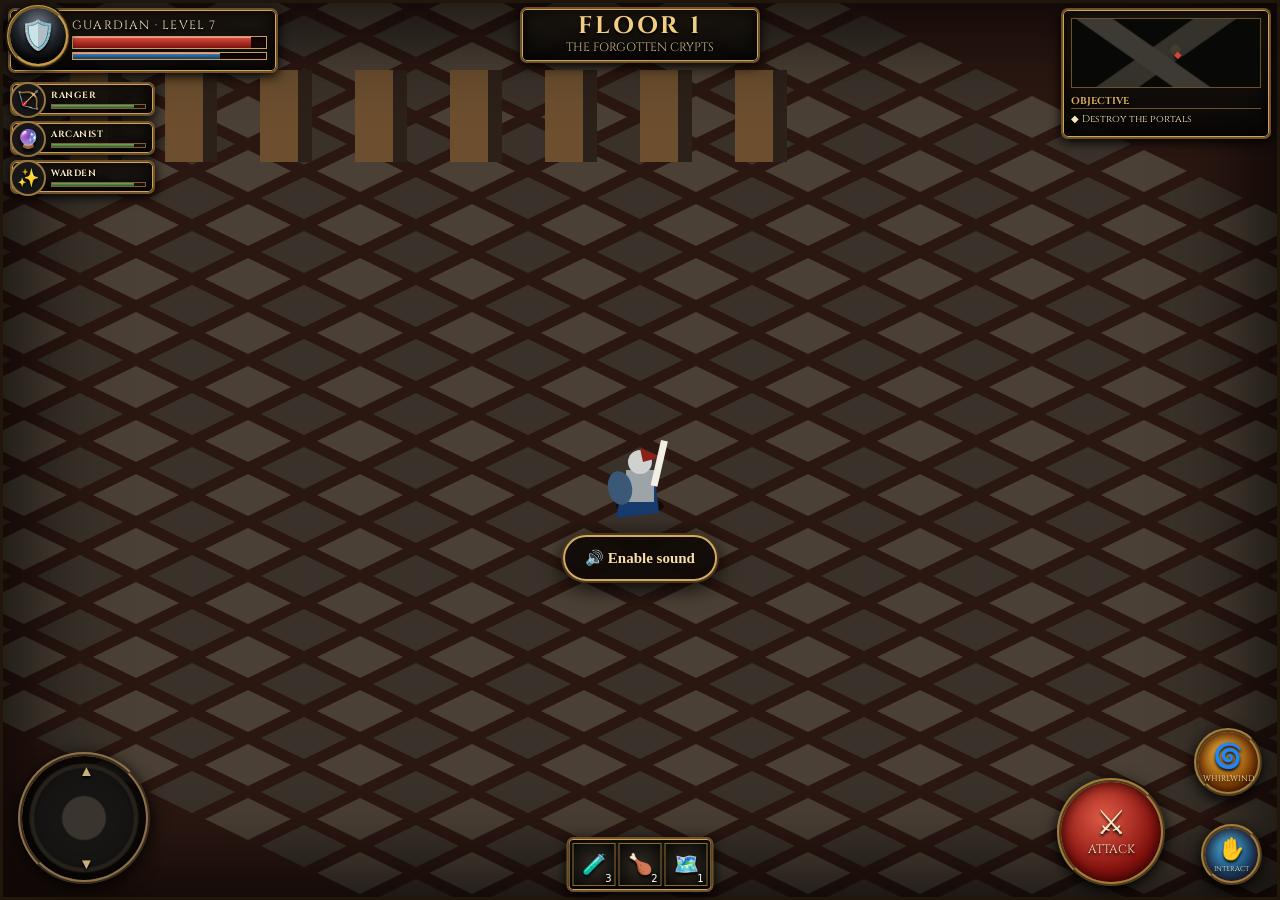
<file: index.html>
<!doctype html>
<html lang="en">
<head>
  <meta charset="utf-8">
  <meta name="viewport" content="width=device-width,initial-scale=1,maximum-scale=1,user-scalable=no,viewport-fit=cover">
  <meta name="apple-mobile-web-app-capable" content="yes">
  <meta name="apple-mobile-web-app-status-bar-style" content="black-translucent">
  <meta name="theme-color" content="#090705">
  <title>Cryptbound</title>
  <link rel="manifest" href="manifest.json?v=12">
  <link rel="stylesheet" href="styles.css?v=12">
  <link rel="stylesheet" href="shell.css?v=12">
</head>
<body>
  <canvas id="game" aria-label="Cryptbound game canvas"></canvas>
  <div id="shell" aria-hidden="true">
    <div class="vignette"></div>
    <section class="hero ornate"><div class="portrait">🛡️</div><div class="hero-name">GUARDIAN · LEVEL 7</div><div class="bar-shell"><i></i></div><div class="bar-shell mana"><i></i></div></section>
    <div class="top-title ornate"><strong>FLOOR 1</strong><span>THE FORGOTTEN CRYPTS</span></div>
    <aside class="party"><div class="member ornate"><div class="mini-portrait">🏹</div><b>RANGER</b><div class="mini-bar"><i></i></div></div><div class="member ornate"><div class="mini-portrait">🔮</div><b>ARCANIST</b><div class="mini-bar"><i></i></div></div><div class="member ornate"><div class="mini-portrait">✨</div><b>WARDEN</b><div class="mini-bar"><i></i></div></div></aside>
    <aside class="objective ornate"><div class="map"></div><h3>OBJECTIVE</h3><p>◆ Destroy the portals</p></aside>
    <div class="joy-ring"></div>
    <div class="actions"><div class="action attack-shell"><div><span>⚔</span><br>ATTACK</div></div><div class="action ability-shell"><div><span>🌀</span><br>WHIRLWIND</div></div><div class="action interact-shell"><div><span>✋</span><br>INTERACT</div></div></div>
    <div class="bottom-loot ornate"><div class="slot">🧪<small>3</small></div><div class="slot">🍗<small>2</small></div><div class="slot">🗺️<small>1</small></div></div>
  </div>
  <button id="soundGate" type="button">🔊 Enable sound</button>
  <div id="rotate">Rotate your iPhone to landscape</div>
  <script src="game.js?v=12"></script>
</body>
</html>
</file>
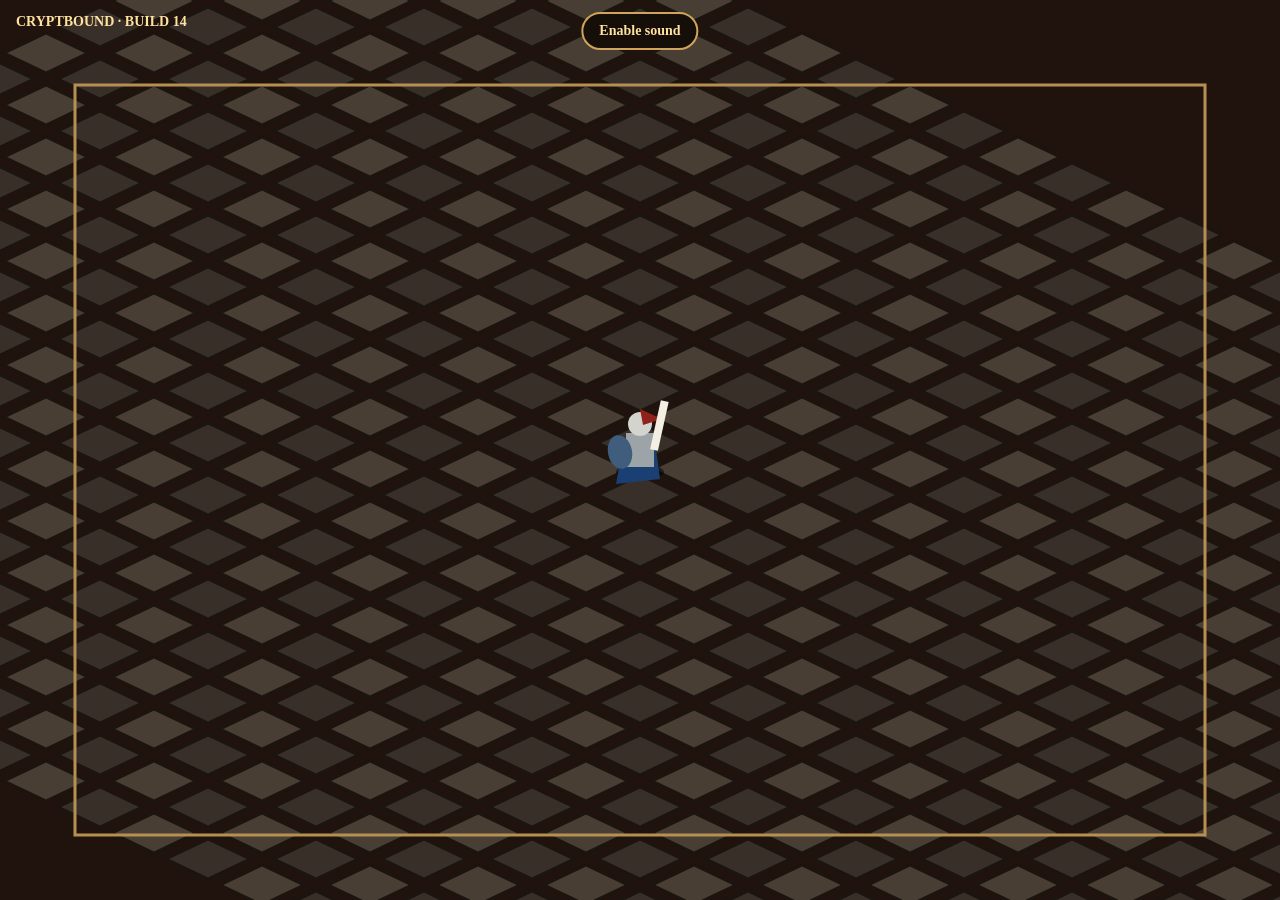
<file: fresh14/index.html>
<!doctype html><html><head><meta charset="utf-8"><meta name="viewport" content="width=device-width,initial-scale=1,maximum-scale=1,user-scalable=no,viewport-fit=cover"><title>Cryptbound Fresh 14</title><style>*{box-sizing:border-box}html,body{margin:0;width:100%;height:100%;overflow:hidden;background:#130d09;touch-action:none}canvas{display:block;width:100vw;height:100vh}button{position:fixed;z-index:5;top:12px;left:50%;transform:translateX(-50%);padding:9px 16px;border:2px solid #d0a45a;border-radius:22px;background:#160e09;color:#ffe1a0;font:700 14px Georgia}.label{position:fixed;top:14px;left:16px;color:#ffe1a0;font:700 14px Georgia;pointer-events:none}</style></head><body><canvas id="g"></canvas><button id="sound">Enable sound</button><div class="label">CRYPTBOUND · BUILD 14</div><script>'use strict';const c=document.getElementById('g'),x=c.getContext('2d'),b=document.getElementById('sound');let W=1,H=1,last=performance.now(),ac=null;const p={x:0,y:0,a:0};const j={on:false,id:null,bx:0,by:0,dx:0,dy:0};function size(){W=innerWidth;H=innerHeight;c.width=W;c.height=H;p.x=Math.max(90,Math.min(W-90,p.x||W/2));p.y=Math.max(100,Math.min(H-90,p.y||H/2))}addEventListener('resize',size);size();async function sound(){ac=ac||new(window.AudioContext||window.webkitAudioContext)();await ac.resume();const o=ac.createOscillator(),g=ac.createGain(),n=ac.currentTime;o.frequency.setValueAtTime(620,n);o.frequency.exponentialRampToValueAtTime(320,n+.12);g.gain.setValueAtTime(.06,n);g.gain.exponentialRampToValueAtTime(.001,n+.12);o.connect(g).connect(ac.destination);o.start();o.stop(n+.12);b.textContent='Sound on';setTimeout(()=>b.remove(),400)}b.onclick=sound;c.onpointerdown=e=>{sound();c.setPointerCapture(e.pointerId);if(e.clientX<W*.5){j.on=true;j.id=e.pointerId;j.bx=e.clientX;j.by=e.clientY}else{p.a=.24}};c.onpointermove=e=>{if(e.pointerId!==j.id)return;let dx=e.clientX-j.bx,dy=e.clientY-j.by,m=Math.hypot(dx,dy),L=55;if(m>L){dx*=L/m;dy*=L/m}j.dx=dx/L;j.dy=dy/L};function up(e){if(e.pointerId===j.id){j.on=false;j.id=null;j.dx=j.dy=0}}c.onpointerup=up;c.onpointercancel=up;function diamond(px,py,rx,ry,col){x.fillStyle=col;x.beginPath();x.moveTo(px,py-ry);x.lineTo(px+rx,py);x.lineTo(px,py+ry);x.lineTo(px-rx,py);x.closePath();x.fill();x.strokeStyle='#1b140f';x.stroke()}function hero(){x.save();x.translate(p.x,p.y);x.fillStyle='#0008';x.beginPath();x.ellipse(0,22,24,8,0,0,7);x.fill();x.fillStyle='#193f73';x.beginPath();x.moveTo(-16,-10);x.lineTo(-24,34);x.lineTo(20,29);x.lineTo(15,-9);x.fill();x.fillStyle='#9da4a7';x.fillRect(-14,-17,28,34);x.fillStyle='#d4d4ce';x.beginPath();x.arc(0,-26,12,0,7);x.fill();x.fillStyle='#8f221b';x.beginPath();x.moveTo(0,-41);x.lineTo(22,-31);x.lineTo(3,-25);x.fill();x.fillStyle='#405d7d';x.beginPath();x.ellipse(-20,2,12,17,-.2,0,7);x.fill();x.save();x.translate(14,0);x.rotate(-.9+(p.a>0?(1-p.a/.24)*2:0));x.strokeStyle='#f4efe3';x.lineWidth=8;x.beginPath();x.moveTo(0,0);x.lineTo(45,-22);x.stroke();x.restore();x.restore()}function update(dt){p.a=Math.max(0,p.a-dt);p.x+=j.dx*220*dt;p.y+=j.dy*220*dt;p.x=Math.max(90,Math.min(W-90,p.x));p.y=Math.max(100,Math.min(H-90,p.y))}function draw(){x.clearRect(0,0,W,H);x.fillStyle='#20130d';x.fillRect(0,0,W,H);for(let gy=-10;gy<12;gy++)for(let gx=-14;gx<15;gx++){let px=W/2+gx*54-gy*54,py=H*.55+gx*26+gy*26;diamond(px,py,42,20,(gx+gy)&1?'#493e34':'#382f28')}x.strokeStyle='#b69052';x.lineWidth=3;x.strokeRect(75,85,W-150,H-150);hero()}function loop(n){let dt=Math.min(.033,(n-last)/1000);last=n;update(dt);draw();requestAnimationFrame(loop)}requestAnimationFrame(loop);</script></body></html>
</file>
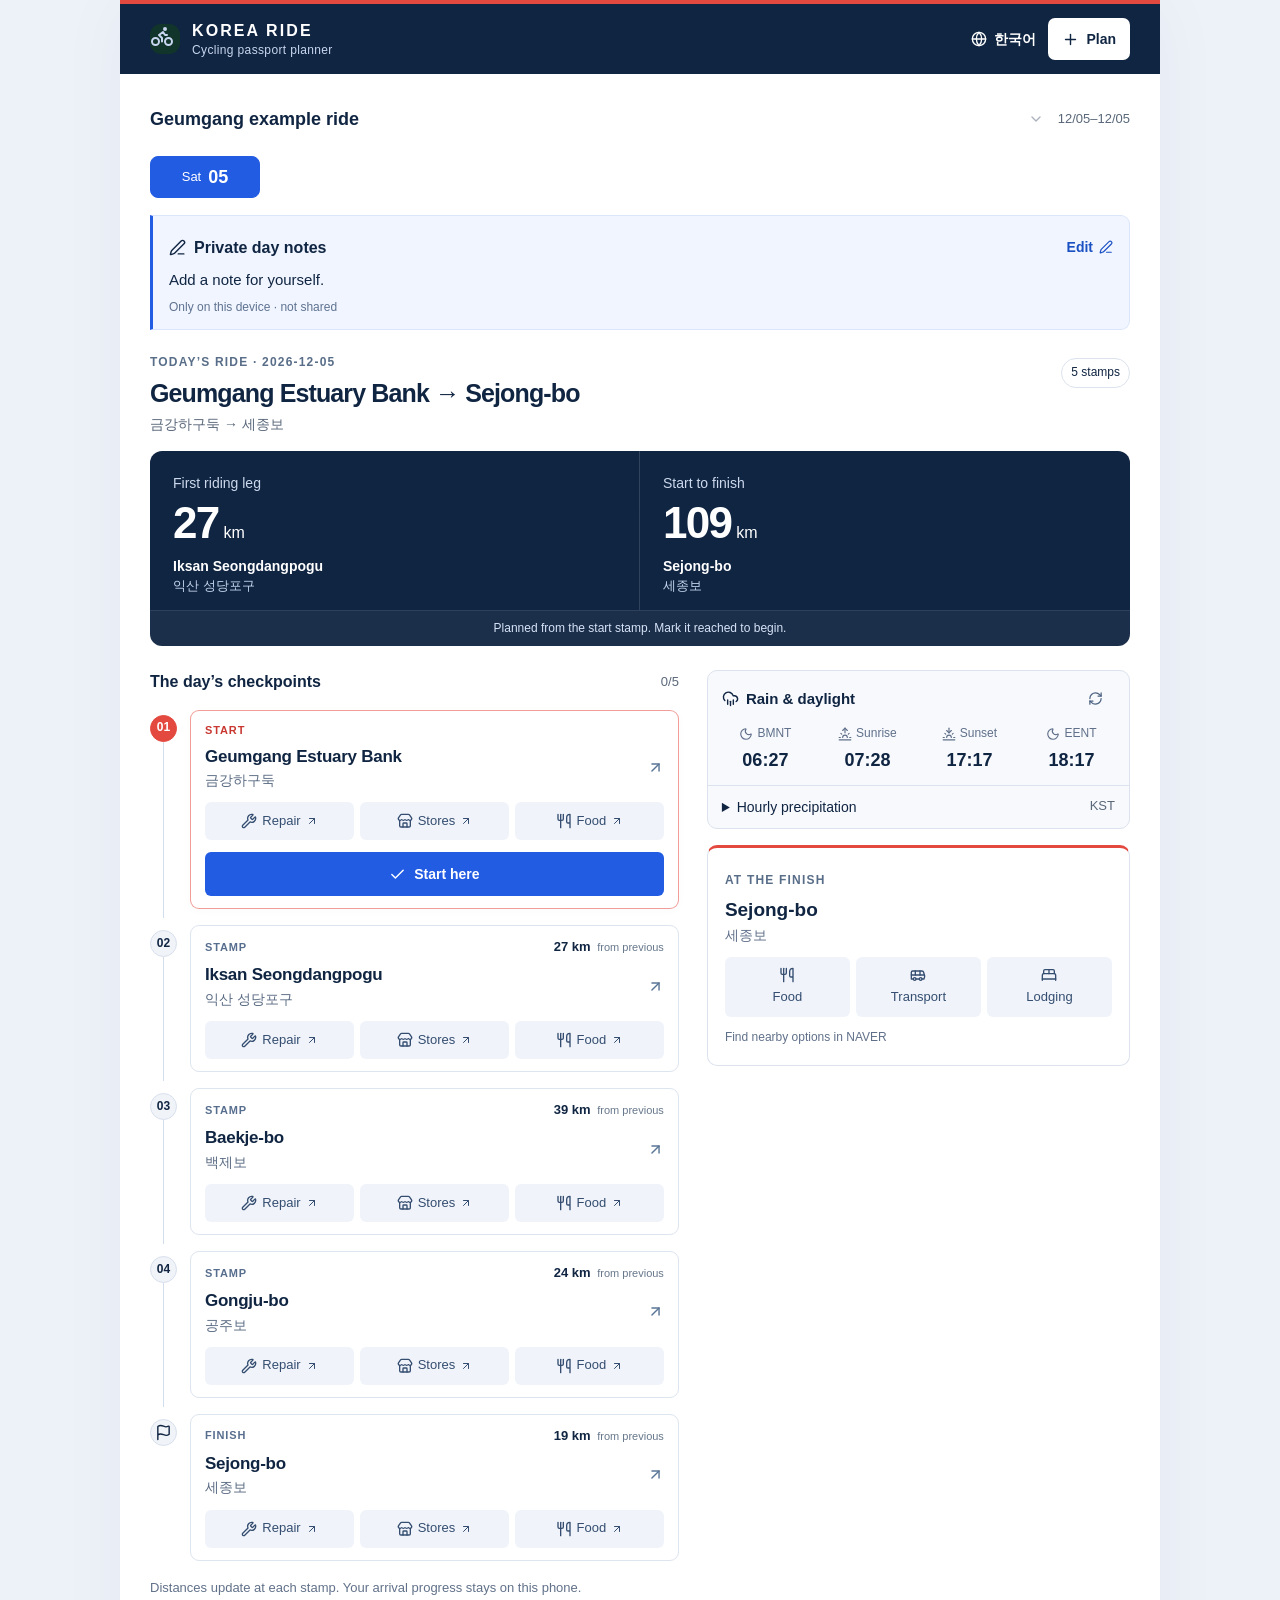
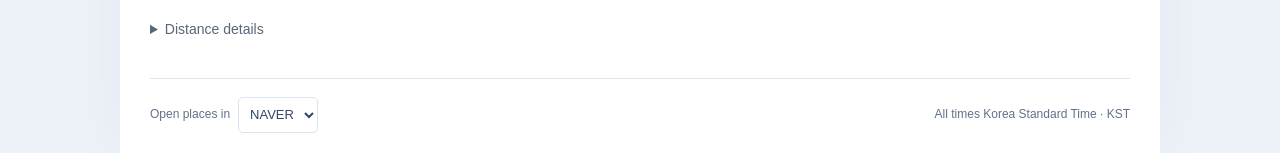
<file: korea-ride/index.html>
<!doctype html>
<html lang="en"><head><meta charset="utf-8"><meta name="viewport" content="width=device-width,initial-scale=1">
<title>Korea Ride · 한국 자전거 여행</title>
<meta name="description" content="Plan a cycling passport route across Korea and track stamps on your own device.">
<meta name="korea-ride-build" content="clean-public-storage-guard-2">
<meta http-equiv="Content-Security-Policy" content="default-src 'self'; script-src 'self'; style-src 'self' 'unsafe-inline'; img-src 'self'; connect-src https://api.open-meteo.com; object-src 'none'; base-uri 'none'; form-action 'none'">
<meta name="referrer" content="no-referrer">
<link rel="icon" href="./icon.svg" type="image/svg+xml">
  <script type="module" crossorigin src="./assets/index-DAEPCjxt.js"></script>
  <link rel="stylesheet" crossorigin href="./assets/index-C-G6DoSD.css">
</head><body><div id="root"></div></body></html>
</file>
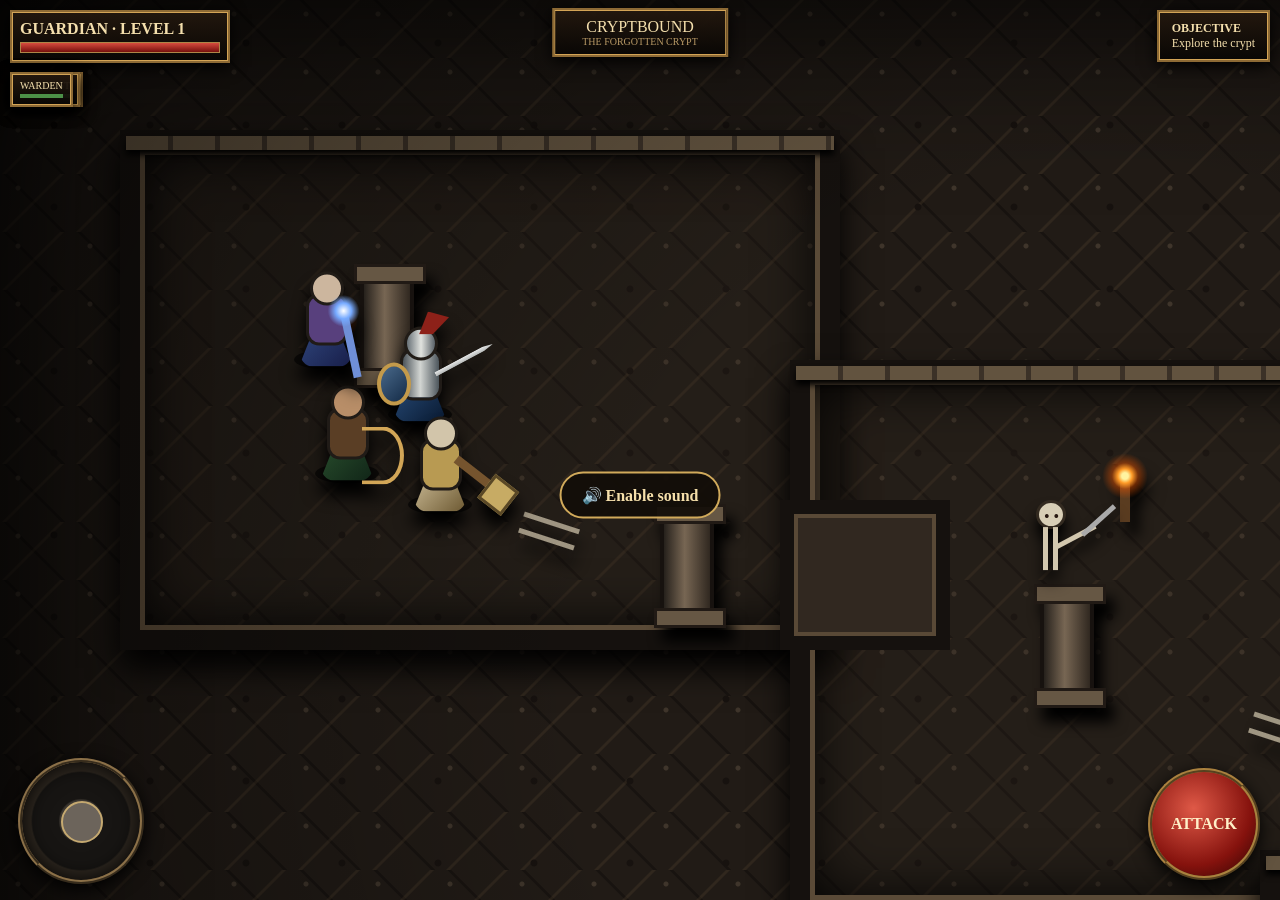
<file: v2/index.html>
<!doctype html>
<html lang="en">
<head>
<meta charset="utf-8">
<meta name="viewport" content="width=device-width,initial-scale=1,maximum-scale=1,user-scalable=no,viewport-fit=cover">
<title>Cryptbound V2.1</title>
<style>
*{box-sizing:border-box}html,body{margin:0;width:100%;height:100%;overflow:hidden;background:#050403;touch-action:none;font-family:Georgia,serif;color:#f4dfad}button{font:inherit}.viewport{position:fixed;inset:0;overflow:hidden;background:#070503}.world{position:absolute;width:2200px;height:1400px;transform-origin:0 0;background-color:#211b16;background-image:radial-gradient(circle at 18px 14px,#3f352b 0 2px,transparent 3px),radial-gradient(circle at 54px 43px,#17120f 0 3px,transparent 4px),linear-gradient(135deg,transparent 45%,rgba(117,93,64,.18) 46% 48%,transparent 49%),linear-gradient(45deg,transparent 46%,rgba(0,0,0,.28) 47% 49%,transparent 50%);background-size:72px 58px,96px 82px,74px 58px,74px 58px;box-shadow:inset 0 0 180px #000}.world:after{content:'';position:absolute;inset:0;pointer-events:none;background:radial-gradient(circle at 50% 50%,transparent 40%,rgba(0,0,0,.55) 100%)}.room{position:absolute;border:20px solid #15110e;background:rgba(53,43,34,.2);box-shadow:inset 0 0 0 5px #5a4a37,inset 0 0 60px #000,0 18px 30px #000}.room:before{content:'';position:absolute;inset:-14px;background:repeating-linear-gradient(90deg,#62533f 0 42px,#3b3127 42px 47px);height:14px;top:-14px;box-shadow:0 5px 6px #000}.r1{left:120px;top:130px;width:720px;height:520px}.r2{left:790px;top:360px;width:670px;height:560px}.r3{left:1390px;top:120px;width:650px;height:500px}.r4{left:1260px;top:850px;width:690px;height:430px}.corridor{position:absolute;background:#312820;border:14px solid #15110e;box-shadow:inset 0 0 0 4px #594936}.c1{left:780px;top:500px;width:170px;height:150px}.c2{left:1390px;top:460px;width:160px;height:150px}.c3{left:1420px;top:780px;width:150px;height:180px}.prop{position:absolute;z-index:2;filter:drop-shadow(8px 14px 7px #000)}.pillar{width:54px;height:112px;background:linear-gradient(90deg,#26211c,#776653 45%,#302820);border:4px solid #17120f}.pillar:before,.pillar:after{content:'';position:absolute;left:-10px;width:66px;height:14px;background:#665744;border:3px solid #211a15}.pillar:before{top:-10px}.pillar:after{bottom:-10px}.torch{width:10px;height:42px;background:#5a3c20}.torch:after{content:'';position:absolute;left:-18px;top:-27px;width:46px;height:46px;border-radius:50%;background:radial-gradient(circle,#fff3a0 0 10%,#ff9b28 22%,rgba(255,91,0,.4) 40%,transparent 70%);animation:flicker .18s infinite alternate}@keyframes flicker{to{transform:scale(.88) translateY(3px);filter:brightness(1.3)}}.bones{width:58px;height:22px;border-top:5px solid #c9bea6;border-bottom:5px solid #c9bea6;transform:rotate(18deg);opacity:.75}.crate{width:52px;height:52px;background:linear-gradient(45deg,#4e321d,#7b5230);border:5px solid #2b1b10}.actor{position:absolute;width:86px;height:116px;transform:translate(-50%,-78%);z-index:5;filter:drop-shadow(0 14px 8px #000);pointer-events:none}.actor .shadow{position:absolute;left:11px;top:85px;width:64px;height:20px;border-radius:50%;background:#0009}.actor .cloak{position:absolute;left:16px;top:34px;width:54px;height:68px;clip-path:polygon(50% 0,100% 100%,0 100%);border-radius:25%}.actor .body{position:absolute;left:23px;top:29px;width:42px;height:52px;border-radius:13px;border:3px solid #201b17}.actor .head{position:absolute;left:27px;top:7px;width:34px;height:34px;border-radius:50%;border:3px solid #211c17}.actor .weapon{position:absolute;left:58px;top:48px;transform-origin:5px 5px}.guardian .cloak{background:linear-gradient(135deg,#315b8e,#08182f)}.guardian .body{background:linear-gradient(90deg,#4c545a,#d2d5d2 48%,#4c555b)}.guardian .head{background:linear-gradient(90deg,#687177,#e1e3df 50%,#596167)}.guardian .head:after{content:'';position:absolute;left:12px;top:-18px;width:30px;height:23px;background:#8d2119;clip-path:polygon(0 100%,30% 0,100% 25%,45% 100%)}.guardian .shield{position:absolute;left:0;top:43px;width:34px;height:43px;border-radius:50%;background:linear-gradient(135deg,#49698a,#142b47);border:4px solid #c39a4b}.guardian .weapon{width:65px;height:9px;background:linear-gradient(#fff,#9da2a1);clip-path:polygon(0 25%,83% 25%,100% 50%,83% 75%,0 75%);transform:rotate(-28deg)}.guardian.attacking .weapon{animation:swing .34s ease-out}@keyframes swing{0%{transform:rotate(-110deg)}100%{transform:rotate(62deg)}}.ranger .cloak{background:linear-gradient(135deg,#315c34,#102417)}.ranger .body{background:#5a3e25}.ranger .head{background:#b88e68}.ranger .weapon{width:42px;height:58px;border:4px solid #d2a657;border-left:0;border-radius:0 50% 50% 0;transform:rotate(0)}.arcanist .cloak{background:linear-gradient(135deg,#38548e,#171d48)}.arcanist .body{background:#58407d}.arcanist .head{background:#ccb69e}.arcanist .weapon{width:8px;height:66px;background:#6f8fd7;transform:rotate(-12deg)}.arcanist .weapon:after{content:'';position:absolute;left:-12px;top:-18px;width:32px;height:32px;border-radius:50%;background:radial-gradient(circle,#fff,#76aaff 35%,transparent 70%);animation:pulse .7s infinite alternate}@keyframes pulse{to{transform:scale(1.25)}}.warden .cloak{background:linear-gradient(135deg,#efe1bd,#6b5730)}.warden .body{background:#b89a52}.warden .head{background:#d2c5aa}.warden .weapon{width:52px;height:9px;background:#75542e;transform:rotate(38deg)}.warden .weapon:after{content:'';position:absolute;right:-18px;top:-8px;width:24px;height:24px;background:#c7ab64;border:3px solid #5a4826}.enemy{position:absolute;width:70px;height:92px;transform:translate(-50%,-76%);z-index:4;filter:drop-shadow(0 12px 7px #000);pointer-events:none}.enemy .skull{position:absolute;left:21px;top:0;width:30px;height:29px;border-radius:50%;background:#d8ceb6;border:3px solid #332a20}.enemy .skull:after{content:'••';position:absolute;left:5px;top:5px;color:#281811;letter-spacing:4px}.enemy .rib{position:absolute;left:28px;top:27px;width:15px;height:43px;border-left:5px solid #d2c7ae;border-right:5px solid #d2c7ae}.enemy .arm{position:absolute;left:39px;top:34px;width:44px;height:5px;background:#d2c7ae;transform:rotate(-28deg)}.enemy .blade{position:absolute;left:62px;top:18px;width:43px;height:5px;background:#aaa;transform:rotate(-42deg)}.enemy.brute{transform:translate(-50%,-78%) scale(1.45)}.enemy.brute .rib{width:30px;left:21px;background:#4b3529;border:0;border-radius:14px}.hud{position:fixed;z-index:20;border:2px solid #8d6a35;background:linear-gradient(#24180eee,#080604ed);box-shadow:inset 0 0 0 1px #d3a456,0 4px 15px #000}.health{left:max(10px,env(safe-area-inset-left));top:10px;width:220px;padding:8px}.bar{height:11px;margin-top:4px;background:#190806;border:1px solid #ae8647}.bar i{display:block;width:100%;height:100%;background:linear-gradient(#d74b3e,#76100d)}.title{left:50%;top:8px;transform:translateX(-50%);padding:8px 28px;text-align:center}.title small{display:block;color:#b99a66;font-size:10px}.objective{right:max(10px,env(safe-area-inset-right));top:10px;padding:9px 13px;font-size:12px}.party{position:fixed;z-index:20;left:max(10px,env(safe-area-inset-left));top:68px;width:150px}.member{height:35px;margin:4px 0;padding:6px 8px;font-size:10px}.member i{display:block;height:4px;margin-top:3px;background:#4c9048}.joy{position:fixed;z-index:25;left:max(18px,env(safe-area-inset-left));bottom:max(16px,env(safe-area-inset-bottom));width:126px;height:126px;border-radius:50%;border:4px ridge #8b7048;background:radial-gradient(circle,#3c3731 0 25%,#171513 27% 58%,#302921 60%);box-shadow:inset 0 0 22px #000,0 5px 18px #000}.knob{position:absolute;left:39px;top:39px;width:42px;height:42px;border-radius:50%;background:#6c645b;border:2px solid #c5a970;pointer-events:none}.attack{position:fixed;z-index:25;right:max(20px,env(safe-area-inset-right));bottom:max(20px,env(safe-area-inset-bottom));width:112px;height:112px;border-radius:50%;border:4px ridge #aa813e;background:radial-gradient(circle at 40% 35%,#df5947,#85120d 62%,#2a0302);color:#fff0c8;font-weight:bold;box-shadow:0 5px 18px #000}.sound{position:fixed;z-index:30;left:50%;top:55%;transform:translate(-50%,-50%);padding:12px 20px;border-radius:999px;border:2px solid #d1aa5b;background:#130d08ee;color:#f5dfaa;font-weight:bold}.sound.hidden{display:none}@media(orientation:portrait){body:after{content:'Rotate your iPhone to landscape';position:fixed;inset:0;display:grid;place-items:center;background:#070504;z-index:99;font-size:22px}}
</style>
</head>
<body>
<div class="viewport"><div id="world" class="world">
<div class="room r1"></div><div class="room r2"></div><div class="room r3"></div><div class="room r4"></div><div class="corridor c1"></div><div class="corridor c2"></div><div class="corridor c3"></div>
<div class="prop pillar" style="left:360px;top:270px"></div><div class="prop pillar" style="left:660px;top:510px"></div><div class="prop pillar" style="left:1040px;top:590px"></div><div class="prop pillar" style="left:1650px;top:310px"></div><div class="prop pillar" style="left:1540px;top:1070px"></div>
<div class="prop torch" style="left:330px;top:325px"></div><div class="prop torch" style="left:1120px;top:480px"></div><div class="prop torch" style="left:1740px;top:260px"></div><div class="prop torch" style="left:1450px;top:1020px"></div>
<div class="prop bones" style="left:520px;top:520px"></div><div class="prop bones" style="left:1250px;top:720px"></div><div class="prop crate" style="left:1840px;top:430px"></div><div class="prop crate" style="left:1620px;top:1110px"></div>
<div id="guardian" class="actor guardian"><div class="shadow"></div><div class="cloak"></div><div class="body"></div><div class="head"></div><div class="shield"></div><div class="weapon"></div></div>
<div id="ranger" class="actor ranger"><div class="shadow"></div><div class="cloak"></div><div class="body"></div><div class="head"></div><div class="weapon"></div></div>
<div id="arcanist" class="actor arcanist"><div class="shadow"></div><div class="cloak"></div><div class="body"></div><div class="head"></div><div class="weapon"></div></div>
<div id="warden" class="actor warden"><div class="shadow"></div><div class="cloak"></div><div class="body"></div><div class="head"></div><div class="weapon"></div></div>
</div></div>
<div class="hud health"><b>GUARDIAN · LEVEL 1</b><div class="bar"><i></i></div></div><div class="hud title">CRYPTBOUND<small>THE FORGOTTEN CRYPT</small></div><div class="hud objective"><b>OBJECTIVE</b><br>Explore the crypt</div>
<div class="party"><div class="hud member">GUARDIAN<i></i></div><div class="hud member">RANGER<i></i></div><div class="hud member">ARCANIST<i></i></div><div class="hud member">WARDEN<i></i></div></div>
<div id="joy" class="joy"><div id="knob" class="knob"></div></div><button id="attack" class="attack">ATTACK</button><button id="sound" class="sound">🔊 Enable sound</button>
<script>
const worldEl=document.getElementById('world'),joyEl=document.getElementById('joy'),knob=document.getElementById('knob'),attackBtn=document.getElementById('attack'),soundBtn=document.getElementById('sound');
const actorEls={Guardian:document.getElementById('guardian'),Ranger:document.getElementById('ranger'),Arcanist:document.getElementById('arcanist'),Warden:document.getElementById('warden')};
let W=innerWidth,H=innerHeight,last=performance.now(),audio=null,master=null,noiseBuffer=null,camX=0,camY=0;const world={w:2200,h:1400};
const player={x:420,y:410,speed:250,attack:0,role:'Guardian'};const allies=[{x:350,y:470,speed:205,role:'Ranger',offsetX:-88,offsetY:54},{x:340,y:350,speed:185,role:'Arcanist',offsetX:-108,offsetY:-50},{x:440,y:500,speed:190,role:'Warden',offsetX:22,offsetY:92}];const joy={active:false,id:null,bx:0,by:0,dx:0,dy:0};const enemies=[];
function resize(){W=innerWidth;H=innerHeight}addEventListener('resize',resize);resize();
function placeActor(a){actorEls[a.role].style.left=a.x+'px';actorEls[a.role].style.top=a.y+'px'}
function makeEnemy(x,y,brute=false){const e=document.createElement('div');e.className='enemy'+(brute?' brute':'');e.innerHTML='<div class="skull"></div><div class="rib"></div><div class="arm"></div><div class="blade"></div>';worldEl.appendChild(e);const m={x,y,e,hp:brute?140:65,speed:brute?48:72,brute};enemies.push(m);placeEnemy(m)}
function placeEnemy(m){m.e.style.left=m.x+'px';m.e.style.top=m.y+'px'}makeEnemy(1050,570);makeEnemy(1330,690);makeEnemy(1720,370,true);makeEnemy(1600,1080);makeEnemy(1870,1040,true);
function initAudio(){try{audio=audio||new(window.AudioContext||window.webkitAudioContext)();if(audio.state==='suspended')audio.resume();if(!master){master=audio.createGain();master.gain.value=.34;master.connect(audio.destination);noiseBuffer=audio.createBuffer(1,audio.sampleRate,audio.sampleRate);const d=noiseBuffer.getChannelData(0);for(let i=0;i<d.length;i++)d[i]=Math.random()*2-1}soundBtn.classList.add('hidden');tone(440,.08,.05,'sine',720)}catch(e){soundBtn.textContent='Sound unavailable'}}
function tone(f,d=.1,v=.06,type='triangle',end=f){if(!audio||audio.state!=='running')return;const n=audio.currentTime,o=audio.createOscillator(),g=audio.createGain();o.type=type;o.frequency.setValueAtTime(f,n);o.frequency.exponentialRampToValueAtTime(Math.max(20,end),n+d);g.gain.setValueAtTime(v,n);g.gain.exponentialRampToValueAtTime(.001,n+d);o.connect(g).connect(master);o.start(n);o.stop(n+d)}
function noise(d=.12,v=.15,f=1500){if(!audio||audio.state!=='running')return;const n=audio.currentTime,s=audio.createBufferSource(),b=audio.createBiquadFilter(),g=audio.createGain();s.buffer=noiseBuffer;b.type='bandpass';b.frequency.value=f;g.gain.setValueAtTime(v,n);g.gain.exponentialRampToValueAtTime(.001,n+d);s.connect(b).connect(g).connect(master);s.start(n);s.stop(n+d)}
function sword(){noise(.16,.18,1900);tone(155,.13,.05,'sawtooth',70)}function impact(){noise(.1,.2,350);tone(68,.12,.1,'triangle',35)}soundBtn.addEventListener('pointerdown',e=>{e.preventDefault();initAudio()});
joyEl.addEventListener('pointerdown',e=>{e.preventDefault();initAudio();joy.active=true;joy.id=e.pointerId;joy.bx=e.clientX;joy.by=e.clientY;joyEl.setPointerCapture(e.pointerId)});joyEl.addEventListener('pointermove',e=>{if(e.pointerId!==joy.id)return;let dx=e.clientX-joy.bx,dy=e.clientY-joy.by,m=Math.hypot(dx,dy),lim=48;if(m>lim){dx*=lim/m;dy*=lim/m}joy.dx=dx/lim;joy.dy=dy/lim;knob.style.transform=`translate(${dx}px,${dy}px)`});function release(e){if(e.pointerId===joy.id){joy.active=false;joy.id=null;joy.dx=joy.dy=0;knob.style.transform='translate(0,0)'}}joyEl.addEventListener('pointerup',release);joyEl.addEventListener('pointercancel',release);
attackBtn.addEventListener('pointerdown',e=>{e.preventDefault();initAudio();player.attack=.34;const g=actorEls.Guardian;g.classList.remove('attacking');void g.offsetWidth;g.classList.add('attacking');sword();for(const m of enemies){if(m.hp<=0)continue;const d=Math.hypot(m.x-player.x,m.y-player.y);if(d<145){m.hp-=45;impact();m.e.style.filter='brightness(2) drop-shadow(0 12px 7px #000)';setTimeout(()=>m.e.style.filter='',90);if(m.hp<=0){m.e.style.transition='opacity .25s,transform .25s';m.e.style.opacity='0';m.e.style.transform+=' scale(.35)'}}}});
function moveToward(a,tx,ty,dt){const dx=tx-a.x,dy=ty-a.y,d=Math.hypot(dx,dy)||1;if(d>18){a.x+=dx/d*a.speed*dt;a.y+=dy/d*a.speed*dt}}
function update(dt){player.attack=Math.max(0,player.attack-dt);player.x+=joy.dx*player.speed*dt;player.y+=joy.dy*player.speed*dt;player.x=Math.max(170,Math.min(world.w-170,player.x));player.y=Math.max(160,Math.min(world.h-140,player.y));for(const a of allies)moveToward(a,player.x+a.offsetX,player.y+a.offsetY,dt);for(const m of enemies){if(m.hp<=0)continue;const d=Math.hypot(player.x-m.x,player.y-m.y);if(d<420&&d>75)moveToward(m,player.x,player.y,dt);placeEnemy(m)}const targetX=Math.max(0,Math.min(world.w-W,player.x-W*.5));const targetY=Math.max(0,Math.min(world.h-H,player.y-H*.56));camX+=(targetX-camX)*Math.min(1,dt*6);camY+=(targetY-camY)*Math.min(1,dt*6);worldEl.style.transform=`translate(${-camX}px,${-camY}px)`;placeActor(player);for(const a of allies)placeActor(a)}
function loop(n){const dt=Math.min(.033,(n-last)/1000);last=n;update(dt);requestAnimationFrame(loop)}placeActor(player);allies.forEach(placeActor);requestAnimationFrame(loop);
</script>
</body></html>
</file>
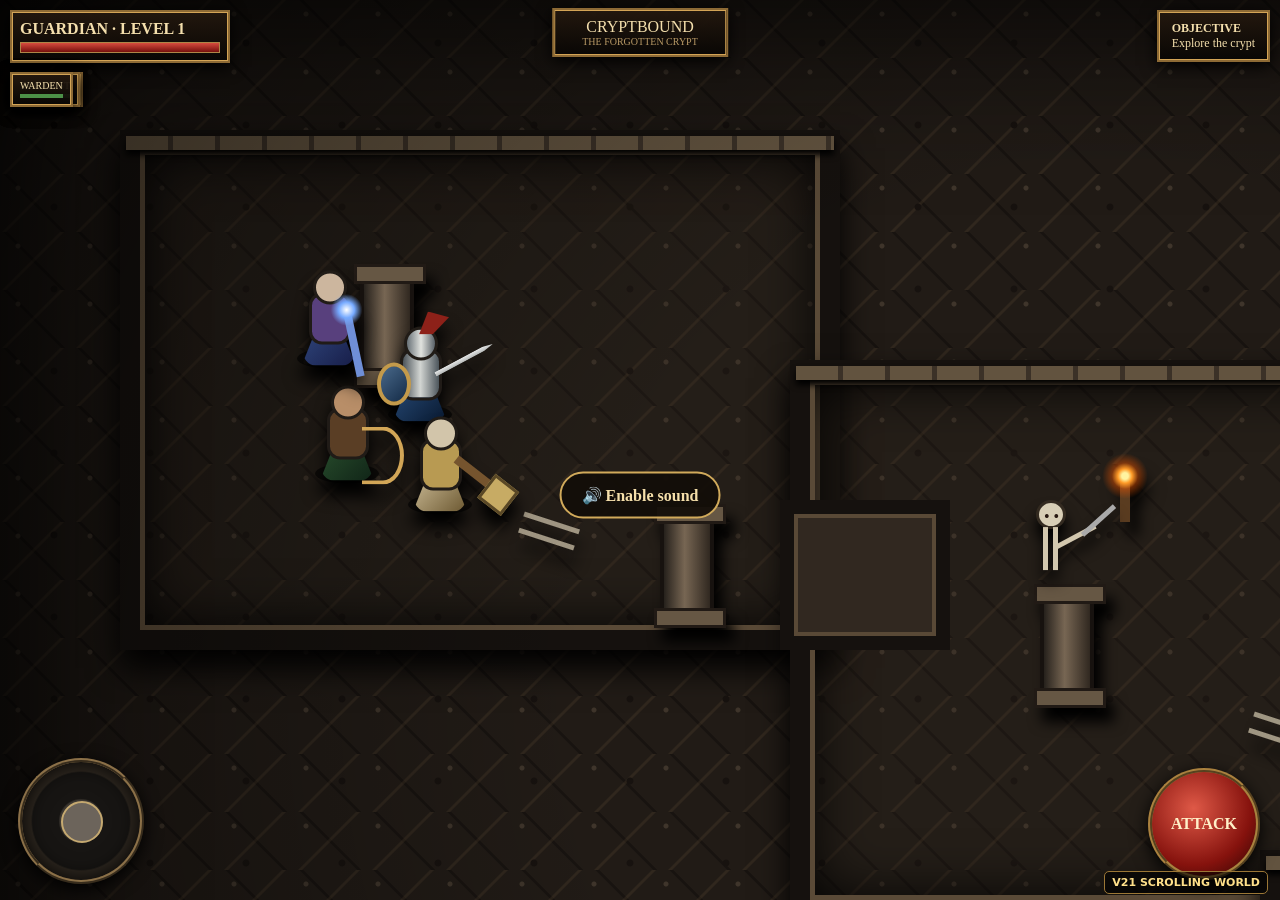
<file: v21/index.html>
<!doctype html>
<html lang="en">
<head>
<meta charset="utf-8">
<meta name="viewport" content="width=device-width,initial-scale=1,maximum-scale=1,user-scalable=no,viewport-fit=cover">
<title>Cryptbound V2.1</title>
<style>
*{box-sizing:border-box}html,body{margin:0;width:100%;height:100%;overflow:hidden;background:#050403;touch-action:none;font-family:Georgia,serif;color:#f4dfad}button{font:inherit}.viewport{position:fixed;inset:0;overflow:hidden;background:#070503}.world{position:absolute;width:2200px;height:1400px;transform-origin:0 0;background-color:#211b16;background-image:radial-gradient(circle at 18px 14px,#3f352b 0 2px,transparent 3px),radial-gradient(circle at 54px 43px,#17120f 0 3px,transparent 4px),linear-gradient(135deg,transparent 45%,rgba(117,93,64,.18) 46% 48%,transparent 49%),linear-gradient(45deg,transparent 46%,rgba(0,0,0,.28) 47% 49%,transparent 50%);background-size:72px 58px,96px 82px,74px 58px,74px 58px;box-shadow:inset 0 0 180px #000}.world:after{content:'';position:absolute;inset:0;pointer-events:none;background:radial-gradient(circle at 50% 50%,transparent 40%,rgba(0,0,0,.55) 100%)}.room{position:absolute;border:20px solid #15110e;background:rgba(53,43,34,.2);box-shadow:inset 0 0 0 5px #5a4a37,inset 0 0 60px #000,0 18px 30px #000}.room:before{content:'';position:absolute;inset:-14px;background:repeating-linear-gradient(90deg,#62533f 0 42px,#3b3127 42px 47px);height:14px;top:-14px;box-shadow:0 5px 6px #000}.r1{left:120px;top:130px;width:720px;height:520px}.r2{left:790px;top:360px;width:670px;height:560px}.r3{left:1390px;top:120px;width:650px;height:500px}.r4{left:1260px;top:850px;width:690px;height:430px}.corridor{position:absolute;background:#312820;border:14px solid #15110e;box-shadow:inset 0 0 0 4px #594936}.c1{left:780px;top:500px;width:170px;height:150px}.c2{left:1390px;top:460px;width:160px;height:150px}.c3{left:1420px;top:780px;width:150px;height:180px}.prop{position:absolute;z-index:2;filter:drop-shadow(8px 14px 7px #000)}.pillar{width:54px;height:112px;background:linear-gradient(90deg,#26211c,#776653 45%,#302820);border:4px solid #17120f}.pillar:before,.pillar:after{content:'';position:absolute;left:-10px;width:66px;height:14px;background:#665744;border:3px solid #211a15}.pillar:before{top:-10px}.pillar:after{bottom:-10px}.torch{width:10px;height:42px;background:#5a3c20}.torch:after{content:'';position:absolute;left:-18px;top:-27px;width:46px;height:46px;border-radius:50%;background:radial-gradient(circle,#fff3a0 0 10%,#ff9b28 22%,rgba(255,91,0,.4) 40%,transparent 70%);animation:flicker .18s infinite alternate}@keyframes flicker{to{transform:scale(.88) translateY(3px);filter:brightness(1.3)}}.bones{width:58px;height:22px;border-top:5px solid #c9bea6;border-bottom:5px solid #c9bea6;transform:rotate(18deg);opacity:.75}.crate{width:52px;height:52px;background:linear-gradient(45deg,#4e321d,#7b5230);border:5px solid #2b1b10}.actor{position:absolute;width:86px;height:116px;transform:translate(-50%,-78%);z-index:5;filter:drop-shadow(0 14px 8px #000);pointer-events:none}.actor .shadow{position:absolute;left:11px;top:85px;width:64px;height:20px;border-radius:50%;background:#0009}.actor .cloak{position:absolute;left:16px;top:34px;width:54px;height:68px;clip-path:polygon(50% 0,100% 100%,0 100%);border-radius:25%}.actor .body{position:absolute;left:23px;top:29px;width:42px;height:52px;border-radius:13px;border:3px solid #201b17}.actor .head{position:absolute;left:27px;top:7px;width:34px;height:34px;border-radius:50%;border:3px solid #211c17}.actor .weapon{position:absolute;left:58px;top:48px;transform-origin:5px 5px}.guardian .cloak{background:linear-gradient(135deg,#315b8e,#08182f)}.guardian .body{background:linear-gradient(90deg,#4c545a,#d2d5d2 48%,#4c555b)}.guardian .head{background:linear-gradient(90deg,#687177,#e1e3df 50%,#596167)}.guardian .head:after{content:'';position:absolute;left:12px;top:-18px;width:30px;height:23px;background:#8d2119;clip-path:polygon(0 100%,30% 0,100% 25%,45% 100%)}.guardian .shield{position:absolute;left:0;top:43px;width:34px;height:43px;border-radius:50%;background:linear-gradient(135deg,#49698a,#142b47);border:4px solid #c39a4b}.guardian .weapon{width:65px;height:9px;background:linear-gradient(#fff,#9da2a1);clip-path:polygon(0 25%,83% 25%,100% 50%,83% 75%,0 75%);transform:rotate(-28deg)}.guardian.attacking .weapon{animation:swing .34s ease-out}@keyframes swing{0%{transform:rotate(-110deg)}100%{transform:rotate(62deg)}}.ranger .cloak{background:linear-gradient(135deg,#315c34,#102417)}.ranger .body{background:#5a3e25}.ranger .head{background:#b88e68}.ranger .weapon{width:42px;height:58px;border:4px solid #d2a657;border-left:0;border-radius:0 50% 50% 0;transform:rotate(0)}.arcanist .cloak{background:linear-gradient(135deg,#38548e,#171d48)}.arcanist .body{background:#58407d}.arcanist .head{background:#ccb69e}.arcanist .weapon{width:8px;height:66px;background:#6f8fd7;transform:rotate(-12deg)}.arcanist .weapon:after{content:'';position:absolute;left:-12px;top:-18px;width:32px;height:32px;border-radius:50%;background:radial-gradient(circle,#fff,#76aaff 35%,transparent 70%);animation:pulse .7s infinite alternate}@keyframes pulse{to{transform:scale(1.25)}}.warden .cloak{background:linear-gradient(135deg,#efe1bd,#6b5730)}.warden .body{background:#b89a52}.warden .head{background:#d2c5aa}.warden .weapon{width:52px;height:9px;background:#75542e;transform:rotate(38deg)}.warden .weapon:after{content:'';position:absolute;right:-18px;top:-8px;width:24px;height:24px;background:#c7ab64;border:3px solid #5a4826}.enemy{position:absolute;width:70px;height:92px;transform:translate(-50%,-76%);z-index:4;filter:drop-shadow(0 12px 7px #000);pointer-events:none}.enemy .skull{position:absolute;left:21px;top:0;width:30px;height:29px;border-radius:50%;background:#d8ceb6;border:3px solid #332a20}.enemy .skull:after{content:'••';position:absolute;left:5px;top:5px;color:#281811;letter-spacing:4px}.enemy .rib{position:absolute;left:28px;top:27px;width:15px;height:43px;border-left:5px solid #d2c7ae;border-right:5px solid #d2c7ae}.enemy .arm{position:absolute;left:39px;top:34px;width:44px;height:5px;background:#d2c7ae;transform:rotate(-28deg)}.enemy .blade{position:absolute;left:62px;top:18px;width:43px;height:5px;background:#aaa;transform:rotate(-42deg)}.enemy.brute{transform:translate(-50%,-78%) scale(1.45)}.enemy.brute .rib{width:30px;left:21px;background:#4b3529;border:0;border-radius:14px}.hud{position:fixed;z-index:20;border:2px solid #8d6a35;background:linear-gradient(#24180eee,#080604ed);box-shadow:inset 0 0 0 1px #d3a456,0 4px 15px #000}.health{left:max(10px,env(safe-area-inset-left));top:10px;width:220px;padding:8px}.bar{height:11px;margin-top:4px;background:#190806;border:1px solid #ae8647}.bar i{display:block;width:100%;height:100%;background:linear-gradient(#d74b3e,#76100d)}.title{left:50%;top:8px;transform:translateX(-50%);padding:8px 28px;text-align:center}.title small{display:block;color:#b99a66;font-size:10px}.objective{right:max(10px,env(safe-area-inset-right));top:10px;padding:9px 13px;font-size:12px}.party{position:fixed;z-index:20;left:max(10px,env(safe-area-inset-left));top:68px;width:150px}.member{height:35px;margin:4px 0;padding:6px 8px;font-size:10px}.member i{display:block;height:4px;margin-top:3px;background:#4c9048}.joy{position:fixed;z-index:25;left:max(18px,env(safe-area-inset-left));bottom:max(16px,env(safe-area-inset-bottom));width:126px;height:126px;border-radius:50%;border:4px ridge #8b7048;background:radial-gradient(circle,#3c3731 0 25%,#171513 27% 58%,#302921 60%);box-shadow:inset 0 0 22px #000,0 5px 18px #000}.knob{position:absolute;left:39px;top:39px;width:42px;height:42px;border-radius:50%;background:#6c645b;border:2px solid #c5a970;pointer-events:none}.attack{position:fixed;z-index:25;right:max(20px,env(safe-area-inset-right));bottom:max(20px,env(safe-area-inset-bottom));width:112px;height:112px;border-radius:50%;border:4px ridge #aa813e;background:radial-gradient(circle at 40% 35%,#df5947,#85120d 62%,#2a0302);color:#fff0c8;font-weight:bold;box-shadow:0 5px 18px #000}.sound{position:fixed;z-index:30;left:50%;top:55%;transform:translate(-50%,-50%);padding:12px 20px;border-radius:999px;border:2px solid #d1aa5b;background:#130d08ee;color:#f5dfaa;font-weight:bold}.sound.hidden{display:none}.buildtag{position:fixed;right:12px;bottom:6px;z-index:40;color:#ffe08a;font:700 11px system-ui;background:#0009;padding:4px 7px;border:1px solid #9b7736;border-radius:5px}@media(orientation:portrait){body:after{content:'Rotate your iPhone to landscape';position:fixed;inset:0;display:grid;place-items:center;background:#070504;z-index:99;font-size:22px}}
</style>
</head>
<body>
<div class="viewport"><div id="world" class="world">
<div class="room r1"></div><div class="room r2"></div><div class="room r3"></div><div class="room r4"></div><div class="corridor c1"></div><div class="corridor c2"></div><div class="corridor c3"></div>
<div class="prop pillar" style="left:360px;top:270px"></div><div class="prop pillar" style="left:660px;top:510px"></div><div class="prop pillar" style="left:1040px;top:590px"></div><div class="prop pillar" style="left:1650px;top:310px"></div><div class="prop pillar" style="left:1540px;top:1070px"></div>
<div class="prop torch" style="left:330px;top:325px"></div><div class="prop torch" style="left:1120px;top:480px"></div><div class="prop torch" style="left:1740px;top:260px"></div><div class="prop torch" style="left:1450px;top:1020px"></div>
<div class="prop bones" style="left:520px;top:520px"></div><div class="prop bones" style="left:1250px;top:720px"></div><div class="prop crate" style="left:1840px;top:430px"></div><div class="prop crate" style="left:1620px;top:1110px"></div>
<div id="guardian" class="actor guardian"><div class="shadow"></div><div class="cloak"></div><div class="body"></div><div class="head"></div><div class="shield"></div><div class="weapon"></div></div>
<div id="ranger" class="actor ranger"><div class="shadow"></div><div class="cloak"></div><div class="body"></div><div class="head"></div><div class="weapon"></div></div>
<div id="arcanist" class="actor arcanist"><div class="shadow"></div><div class="cloak"></div><div class="body"></div><div class="head"></div><div class="weapon"></div></div>
<div id="warden" class="actor warden"><div class="shadow"></div><div class="cloak"></div><div class="body"></div><div class="head"></div><div class="weapon"></div></div>
</div></div>
<div class="hud health"><b>GUARDIAN · LEVEL 1</b><div class="bar"><i></i></div></div><div class="hud title">CRYPTBOUND<small>THE FORGOTTEN CRYPT</small></div><div class="hud objective"><b>OBJECTIVE</b><br>Explore the crypt</div>
<div class="party"><div class="hud member">GUARDIAN<i></i></div><div class="hud member">RANGER<i></i></div><div class="hud member">ARCANIST<i></i></div><div class="hud member">WARDEN<i></i></div></div>
<div id="joy" class="joy"><div id="knob" class="knob"></div></div><button id="attack" class="attack">ATTACK</button><button id="sound" class="sound">🔊 Enable sound</button><div class="buildtag">V21 SCROLLING WORLD</div>
<script>
const worldEl=document.getElementById('world'),joyEl=document.getElementById('joy'),knob=document.getElementById('knob'),attackBtn=document.getElementById('attack'),soundBtn=document.getElementById('sound');
const actorEls={Guardian:document.getElementById('guardian'),Ranger:document.getElementById('ranger'),Arcanist:document.getElementById('arcanist'),Warden:document.getElementById('warden')};
let W=innerWidth,H=innerHeight,last=performance.now(),audio=null,master=null,noiseBuffer=null,camX=0,camY=0;const world={w:2200,h:1400};
const player={x:420,y:410,speed:250,attack:0,role:'Guardian'};const allies=[{x:350,y:470,speed:205,role:'Ranger',offsetX:-88,offsetY:54},{x:340,y:350,speed:185,role:'Arcanist',offsetX:-108,offsetY:-50},{x:440,y:500,speed:190,role:'Warden',offsetX:22,offsetY:92}];const joy={active:false,id:null,bx:0,by:0,dx:0,dy:0};const enemies=[];
function resize(){W=innerWidth;H=innerHeight}addEventListener('resize',resize);resize();
function placeActor(a){actorEls[a.role].style.left=a.x+'px';actorEls[a.role].style.top=a.y+'px'}
function makeEnemy(x,y,brute=false){const e=document.createElement('div');e.className='enemy'+(brute?' brute':'');e.innerHTML='<div class="skull"></div><div class="rib"></div><div class="arm"></div><div class="blade"></div>';worldEl.appendChild(e);const m={x,y,e,hp:brute?140:65,speed:brute?48:72,brute};enemies.push(m);placeEnemy(m)}
function placeEnemy(m){m.e.style.left=m.x+'px';m.e.style.top=m.y+'px'}makeEnemy(1050,570);makeEnemy(1330,690);makeEnemy(1720,370,true);makeEnemy(1600,1080);makeEnemy(1870,1040,true);
function initAudio(){try{audio=audio||new(window.AudioContext||window.webkitAudioContext)();if(audio.state==='suspended')audio.resume();if(!master){master=audio.createGain();master.gain.value=.34;master.connect(audio.destination);noiseBuffer=audio.createBuffer(1,audio.sampleRate,audio.sampleRate);const d=noiseBuffer.getChannelData(0);for(let i=0;i<d.length;i++)d[i]=Math.random()*2-1}soundBtn.classList.add('hidden');tone(440,.08,.05,'sine',720)}catch(e){soundBtn.textContent='Sound unavailable'}}
function tone(f,d=.1,v=.06,type='triangle',end=f){if(!audio||audio.state!=='running')return;const n=audio.currentTime,o=audio.createOscillator(),g=audio.createGain();o.type=type;o.frequency.setValueAtTime(f,n);o.frequency.exponentialRampToValueAtTime(Math.max(20,end),n+d);g.gain.setValueAtTime(v,n);g.gain.exponentialRampToValueAtTime(.001,n+d);o.connect(g).connect(master);o.start(n);o.stop(n+d)}
function noise(d=.12,v=.15,f=1500){if(!audio||audio.state!=='running')return;const n=audio.currentTime,s=audio.createBufferSource(),b=audio.createBiquadFilter(),g=audio.createGain();s.buffer=noiseBuffer;b.type='bandpass';b.frequency.value=f;g.gain.setValueAtTime(v,n);g.gain.exponentialRampToValueAtTime(.001,n+d);s.connect(b).connect(g).connect(master);s.start(n);s.stop(n+d)}
function sword(){noise(.16,.18,1900);tone(155,.13,.05,'sawtooth',70)}function impact(){noise(.1,.2,350);tone(68,.12,.1,'triangle',35)}soundBtn.addEventListener('pointerdown',e=>{e.preventDefault();initAudio()});
joyEl.addEventListener('pointerdown',e=>{e.preventDefault();initAudio();joy.active=true;joy.id=e.pointerId;joy.bx=e.clientX;joy.by=e.clientY;joyEl.setPointerCapture(e.pointerId)});joyEl.addEventListener('pointermove',e=>{if(e.pointerId!==joy.id)return;let dx=e.clientX-joy.bx,dy=e.clientY-joy.by,m=Math.hypot(dx,dy),lim=48;if(m>lim){dx*=lim/m;dy*=lim/m}joy.dx=dx/lim;joy.dy=dy/lim;knob.style.transform=`translate(${dx}px,${dy}px)`});function release(e){if(e.pointerId===joy.id){joy.active=false;joy.id=null;joy.dx=joy.dy=0;knob.style.transform='translate(0,0)'}}joyEl.addEventListener('pointerup',release);joyEl.addEventListener('pointercancel',release);
attackBtn.addEventListener('pointerdown',e=>{e.preventDefault();initAudio();player.attack=.34;const g=actorEls.Guardian;g.classList.remove('attacking');void g.offsetWidth;g.classList.add('attacking');sword();for(const m of enemies){if(m.hp<=0)continue;const d=Math.hypot(m.x-player.x,m.y-player.y);if(d<145){m.hp-=45;impact();m.e.style.filter='brightness(2) drop-shadow(0 12px 7px #000)';setTimeout(()=>m.e.style.filter='',90);if(m.hp<=0){m.e.style.transition='opacity .25s,transform .25s';m.e.style.opacity='0';m.e.style.transform+=' scale(.35)'}}}});
function moveToward(a,tx,ty,dt){const dx=tx-a.x,dy=ty-a.y,d=Math.hypot(dx,dy)||1;if(d>18){a.x+=dx/d*a.speed*dt;a.y+=dy/d*a.speed*dt}}
function update(dt){player.attack=Math.max(0,player.attack-dt);player.x+=joy.dx*player.speed*dt;player.y+=joy.dy*player.speed*dt;player.x=Math.max(170,Math.min(world.w-170,player.x));player.y=Math.max(160,Math.min(world.h-140,player.y));for(const a of allies)moveToward(a,player.x+a.offsetX,player.y+a.offsetY,dt);for(const m of enemies){if(m.hp<=0)continue;const d=Math.hypot(player.x-m.x,player.y-m.y);if(d<420&&d>75)moveToward(m,player.x,player.y,dt);placeEnemy(m)}const targetX=Math.max(0,Math.min(world.w-W,player.x-W*.5));const targetY=Math.max(0,Math.min(world.h-H,player.y-H*.56));camX+=(targetX-camX)*Math.min(1,dt*6);camY+=(targetY-camY)*Math.min(1,dt*6);worldEl.style.transform=`translate(${-camX}px,${-camY}px)`;placeActor(player);for(const a of allies)placeActor(a)}
function loop(n){const dt=Math.min(.033,(n-last)/1000);last=n;update(dt);requestAnimationFrame(loop)}placeActor(player);allies.forEach(placeActor);requestAnimationFrame(loop);
</script>
</body></html>
</file>
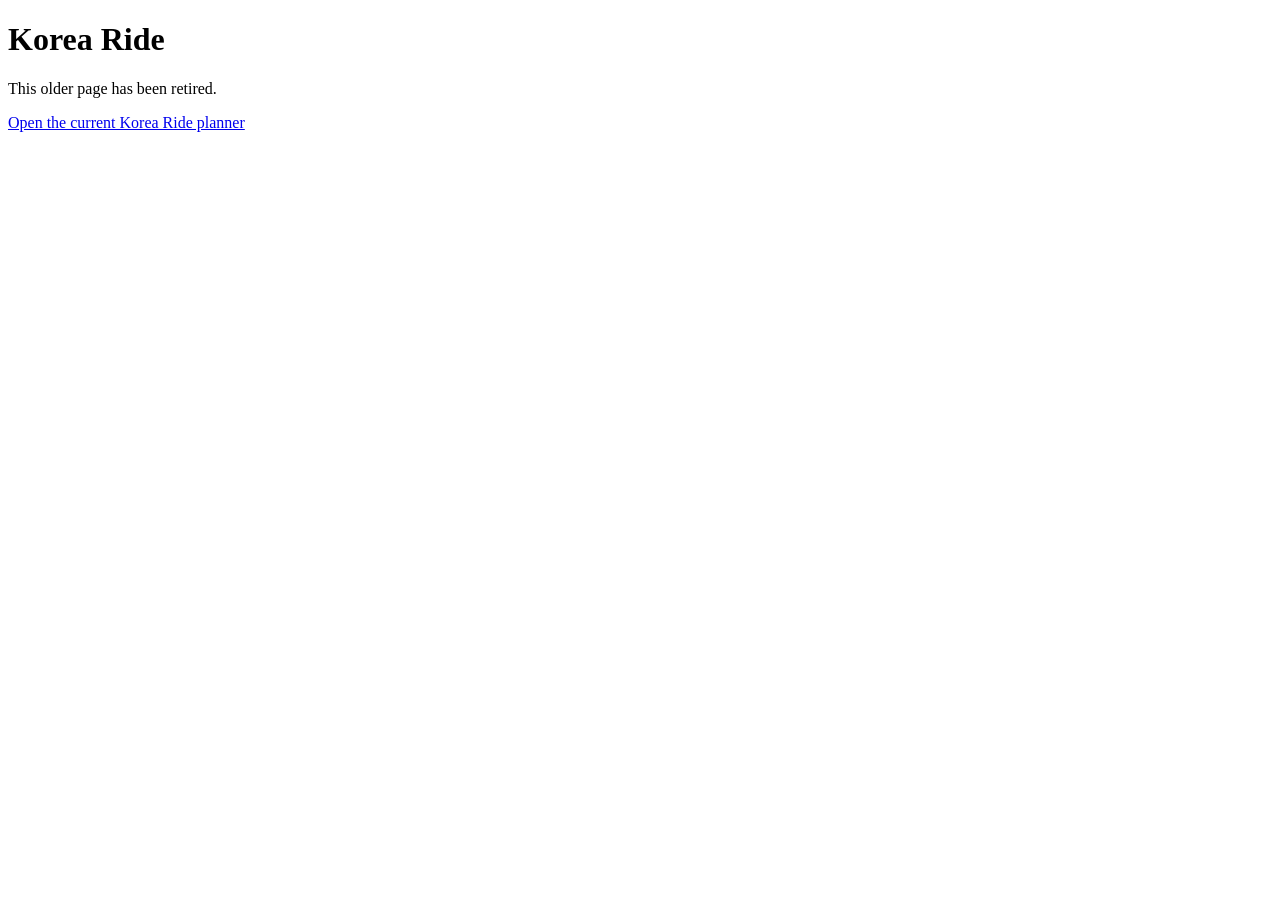
<file: korea-ride/legacy.html>
<!doctype html>
<html lang="en"><head><meta charset="utf-8"><meta name="viewport" content="width=device-width,initial-scale=1">
<meta name="referrer" content="no-referrer"><title>Korea Ride</title></head>
<body><main><h1>Korea Ride</h1><p>This older page has been retired.</p><p><a href="./">Open the current Korea Ride planner</a></p></main></body></html>
</file>
<file: styles.css>
*{box-sizing:border-box}html,body{margin:0;width:100%;height:100%;overflow:hidden;background:#090b12;touch-action:none;font-family:system-ui,-apple-system,sans-serif}#game{position:fixed;inset:0;display:block;width:100vw;height:100vh;background:#4a0f0f;z-index:0}#renderStatus{position:fixed;left:50%;top:48%;transform:translate(-50%,-50%);z-index:50;padding:10px 14px;border:2px solid #fff;background:#b00020;color:#fff;font:bold 15px system-ui;pointer-events:none}#renderStatus.ok{background:#146c2e}#rotate{display:none;position:fixed;inset:0;align-items:center;justify-content:center;text-align:center;padding:2rem;color:#fff;background:#090b12;font-size:1.4rem;z-index:60}@media (orientation:portrait){#rotate{display:flex}}#soundGate{position:fixed;z-index:55;left:50%;top:62%;transform:translate(-50%,-50%);border:2px solid #d2aa60;border-radius:999px;background:rgba(15,10,6,.94);color:#f5dfaa;padding:12px 20px;font:600 15px Georgia,serif;box-shadow:0 0 0 2px #4b351c,0 5px 24px #000;pointer-events:auto}#soundGate.hidden{display:none}
</file>
<file: shell.css>
@import url('https://fonts.googleapis.com/css2?family=Cinzel:wght@500;600;700&display=swap');
:root{--gold:#c89b46;--gold2:#f3d28b;--ink:#070707;--panel:rgba(10,8,6,.84);--red:#9d241d;--green:#426d31;--blue:#254c74}
#shell{position:fixed;inset:0;z-index:4;pointer-events:none;color:#f6e7c3;font-family:Cinzel,Georgia,serif;text-shadow:0 2px 3px #000;overflow:hidden}
.ornate{background:linear-gradient(180deg,rgba(28,22,15,.95),rgba(5,5,5,.88));border:2px solid #6d5229;box-shadow:inset 0 0 0 1px #d1a45a,inset 0 0 18px #000,0 3px 12px #000;border-radius:7px}
.top-title{position:absolute;top:max(7px,env(safe-area-inset-top));left:50%;transform:translateX(-50%);min-width:240px;padding:5px 28px 7px;text-align:center;line-height:1}
.top-title strong{display:block;font-size:clamp(14px,2.4vw,24px);letter-spacing:.12em;color:#f1ce82}.top-title span{font-size:clamp(8px,1.3vw,12px);color:#c9b58a}
.hero{position:absolute;left:max(8px,env(safe-area-inset-left));top:max(8px,env(safe-area-inset-top));width:min(29vw,270px);padding:7px 9px 8px 62px;min-height:57px}
.portrait{position:absolute;left:-3px;top:-5px;width:62px;height:62px;border-radius:50%;border:3px ridge var(--gold);background:radial-gradient(circle at 50% 30%,#77808b,#20242a 45%,#050506 72%);display:grid;place-items:center;font-size:29px;box-shadow:0 0 0 2px #19130c,0 2px 10px #000}
.hero-name{font-size:12px;letter-spacing:.1em}.bar-shell{height:13px;margin:3px 0;background:#170806;border:1px solid #c7a15a;box-shadow:inset 0 2px 4px #000}.bar-shell>i{display:block;height:100%;background:linear-gradient(#db5144,#7f100d);width:92%;box-shadow:inset 0 1px #ff948a}.bar-shell.mana>i{background:linear-gradient(#4388c8,#153960);width:76%}.bar-shell.mana{height:8px}
.party{position:absolute;left:max(10px,env(safe-area-inset-left));top:82px;display:grid;gap:5px}.member{width:145px;height:34px;padding:5px 7px 4px 39px;position:relative}.member b{display:block;font-size:9px;letter-spacing:.06em}.mini-portrait{position:absolute;left:-2px;top:-2px;width:36px;height:36px;border-radius:50%;display:grid;place-items:center;border:2px solid #9b7740;background:#171717;font-size:18px}.mini-bar{height:5px;background:#190d08;border:1px solid #79603a;margin-top:3px}.mini-bar i{display:block;width:88%;height:100%;background:linear-gradient(#73a959,#315b27)}
.objective{position:absolute;right:max(9px,env(safe-area-inset-right));top:max(8px,env(safe-area-inset-top));width:min(22vw,210px);padding:8px}.map{height:70px;border:1px solid #6d5229;background:radial-gradient(circle at 55% 45%,#423c31 0 4%,transparent 5%),linear-gradient(35deg,transparent 35%,#3d3a33 36% 48%,transparent 49%),linear-gradient(-35deg,transparent 42%,#35322c 43% 57%,transparent 58%),#080807;position:relative}.map:after{content:'◆';position:absolute;left:54%;top:43%;color:#d84337;font-size:10px}.objective h3{font-size:10px;color:#d9ad55;margin:6px 0 2px;border-bottom:1px solid #6b532c}.objective p{font-size:10px;margin:3px 0}
.joy-ring{position:absolute;left:max(18px,env(safe-area-inset-left));bottom:max(16px,env(safe-area-inset-bottom));width:132px;height:132px;border-radius:50%;border:4px ridge #8c7048;background:radial-gradient(circle,#39342e 0 24%,#171513 26% 56%,#302a22 58% 61%,rgba(6,6,6,.68) 63%);box-shadow:inset 0 0 22px #000,0 4px 18px #000}.joy-ring:before,.joy-ring:after{position:absolute;color:#c8ae78;font-size:15px}.joy-ring:before{content:'▲';left:57px;top:5px}.joy-ring:after{content:'▼';left:57px;bottom:5px}
.actions{position:absolute;right:max(18px,env(safe-area-inset-right));bottom:max(14px,env(safe-area-inset-bottom));width:205px;height:158px}.action{position:absolute;border-radius:50%;display:grid;place-items:center;text-align:center;border:4px ridge #a37c3d;background:radial-gradient(circle at 42% 35%,#df5946,#85120e 62%,#2b0504);box-shadow:inset 0 0 14px #280000,0 4px 15px #000}.attack-shell{width:108px;height:108px;left:0;bottom:0;font-size:12px}.attack-shell span{font-size:34px;line-height:1}.ability-shell{width:68px;height:68px;right:0;top:0;background:radial-gradient(circle at 42% 35%,#f0b13e,#8b4a07 62%,#2d1602);font-size:8px}.ability-shell span{font-size:24px}.interact-shell{width:61px;height:61px;right:0;bottom:1px;background:radial-gradient(circle at 42% 35%,#4aa3d1,#16466f 62%,#07182d);font-size:7px}.interact-shell span{font-size:21px}
.bottom-loot{position:absolute;left:50%;transform:translateX(-50%);bottom:max(8px,env(safe-area-inset-bottom));display:flex;padding:4px;gap:3px}.slot{width:43px;height:43px;border:1px solid #8d6d37;background:radial-gradient(circle,#312b21,#080807);display:grid;place-items:center;font-size:20px;position:relative}.slot small{position:absolute;right:3px;bottom:1px;font:10px system-ui;color:#fff}
.vignette{position:absolute;inset:0;box-shadow:inset 0 0 90px 24px rgba(0,0,0,.74);border:3px solid #21170d}
@media(max-height:430px){.party{top:72px}.member{height:29px;width:132px;padding-top:3px}.mini-portrait{width:31px;height:31px}.joy-ring{width:112px;height:112px}.joy-ring:before,.joy-ring:after{left:47px}.actions{transform:scale(.88);transform-origin:right bottom}.bottom-loot{transform:translateX(-50%) scale(.82);transform-origin:bottom center}}
@media(max-width:700px){.objective{width:170px}.hero{width:225px}.top-title{min-width:190px}.party .member:nth-child(3){display:none}}
</file>
